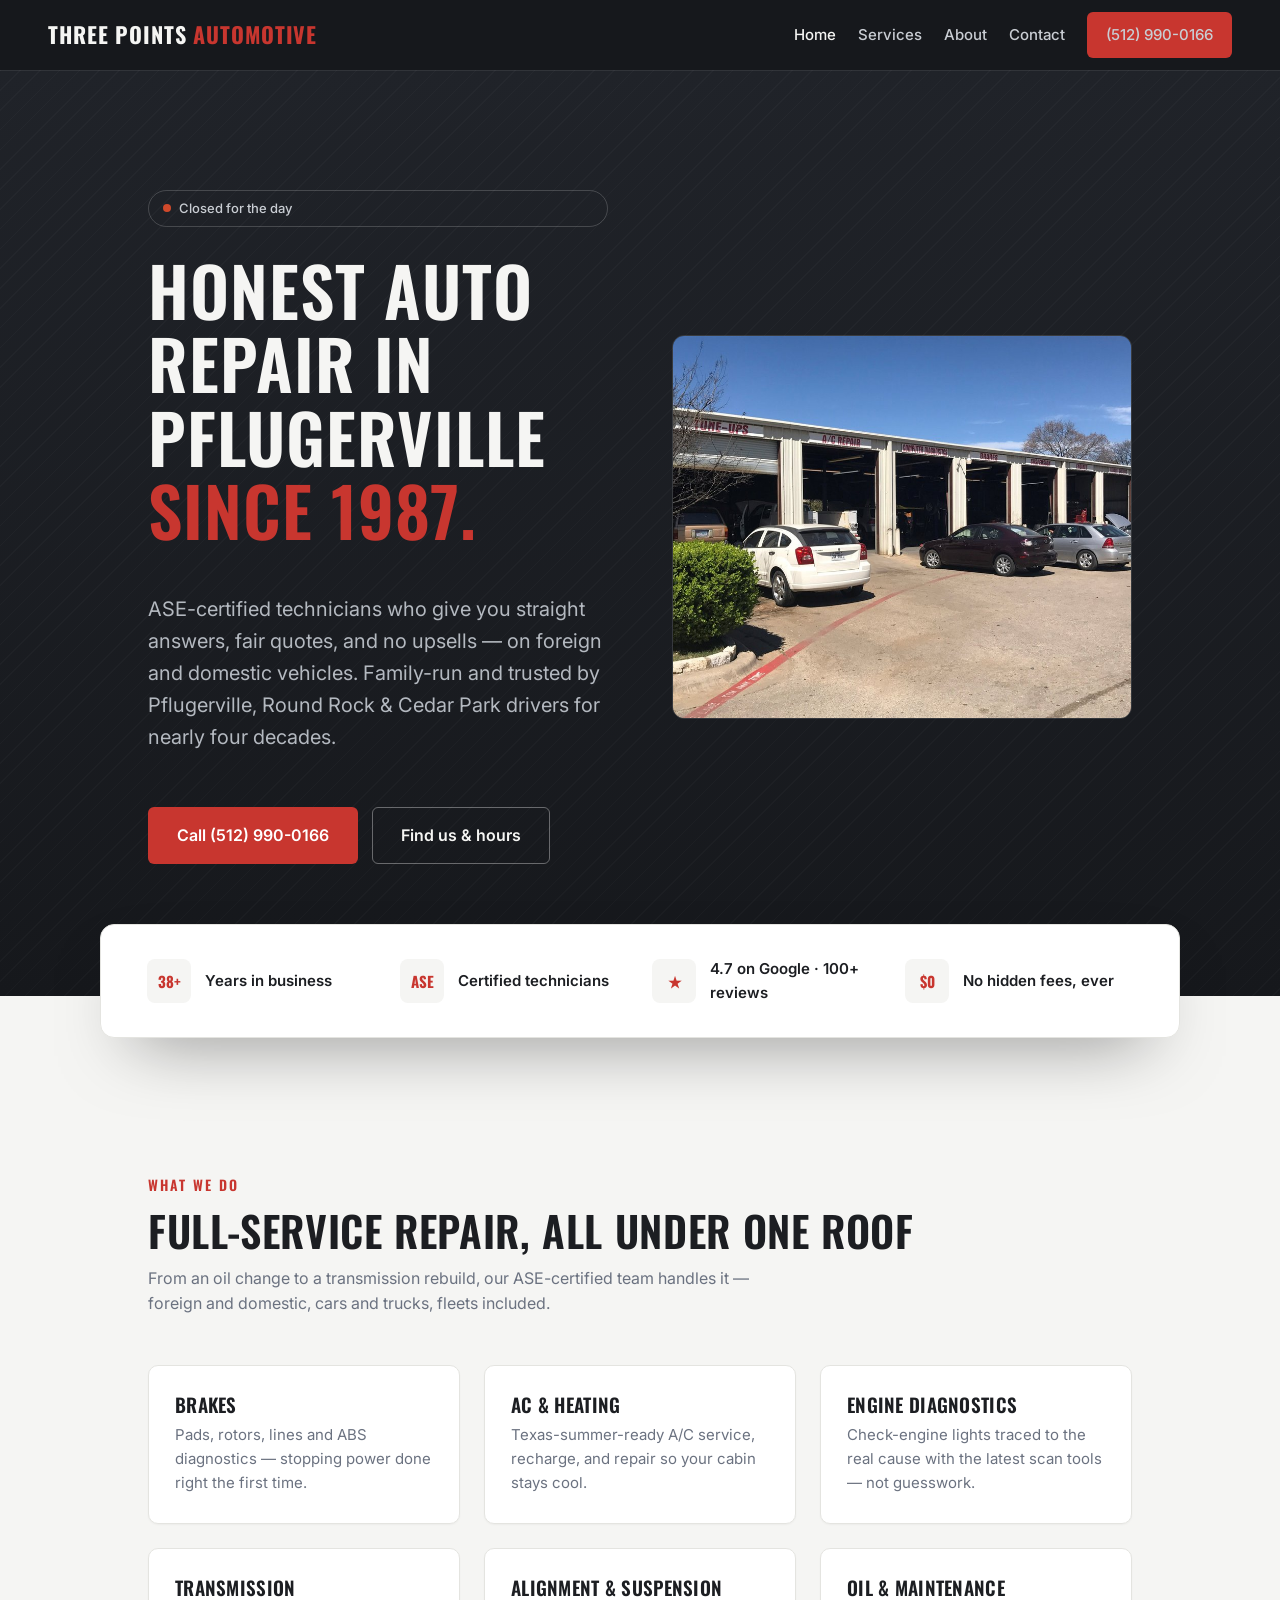
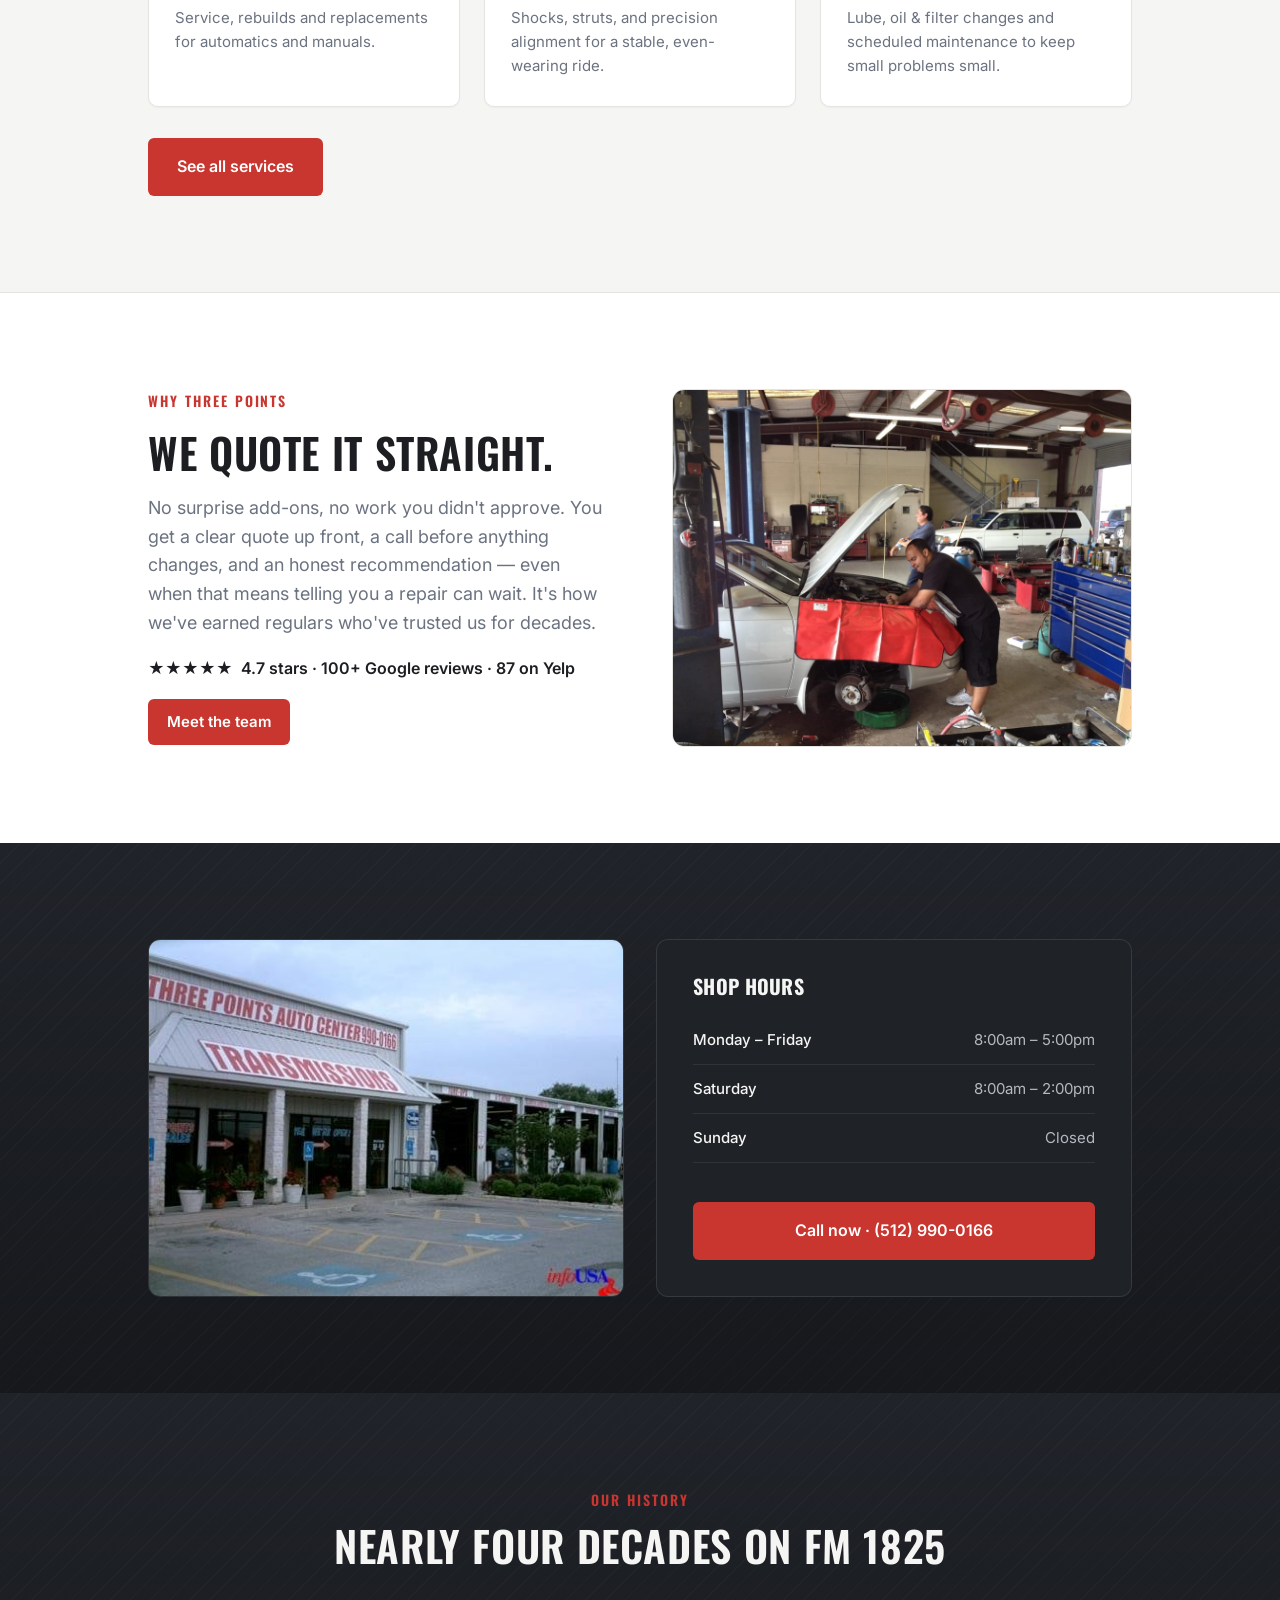
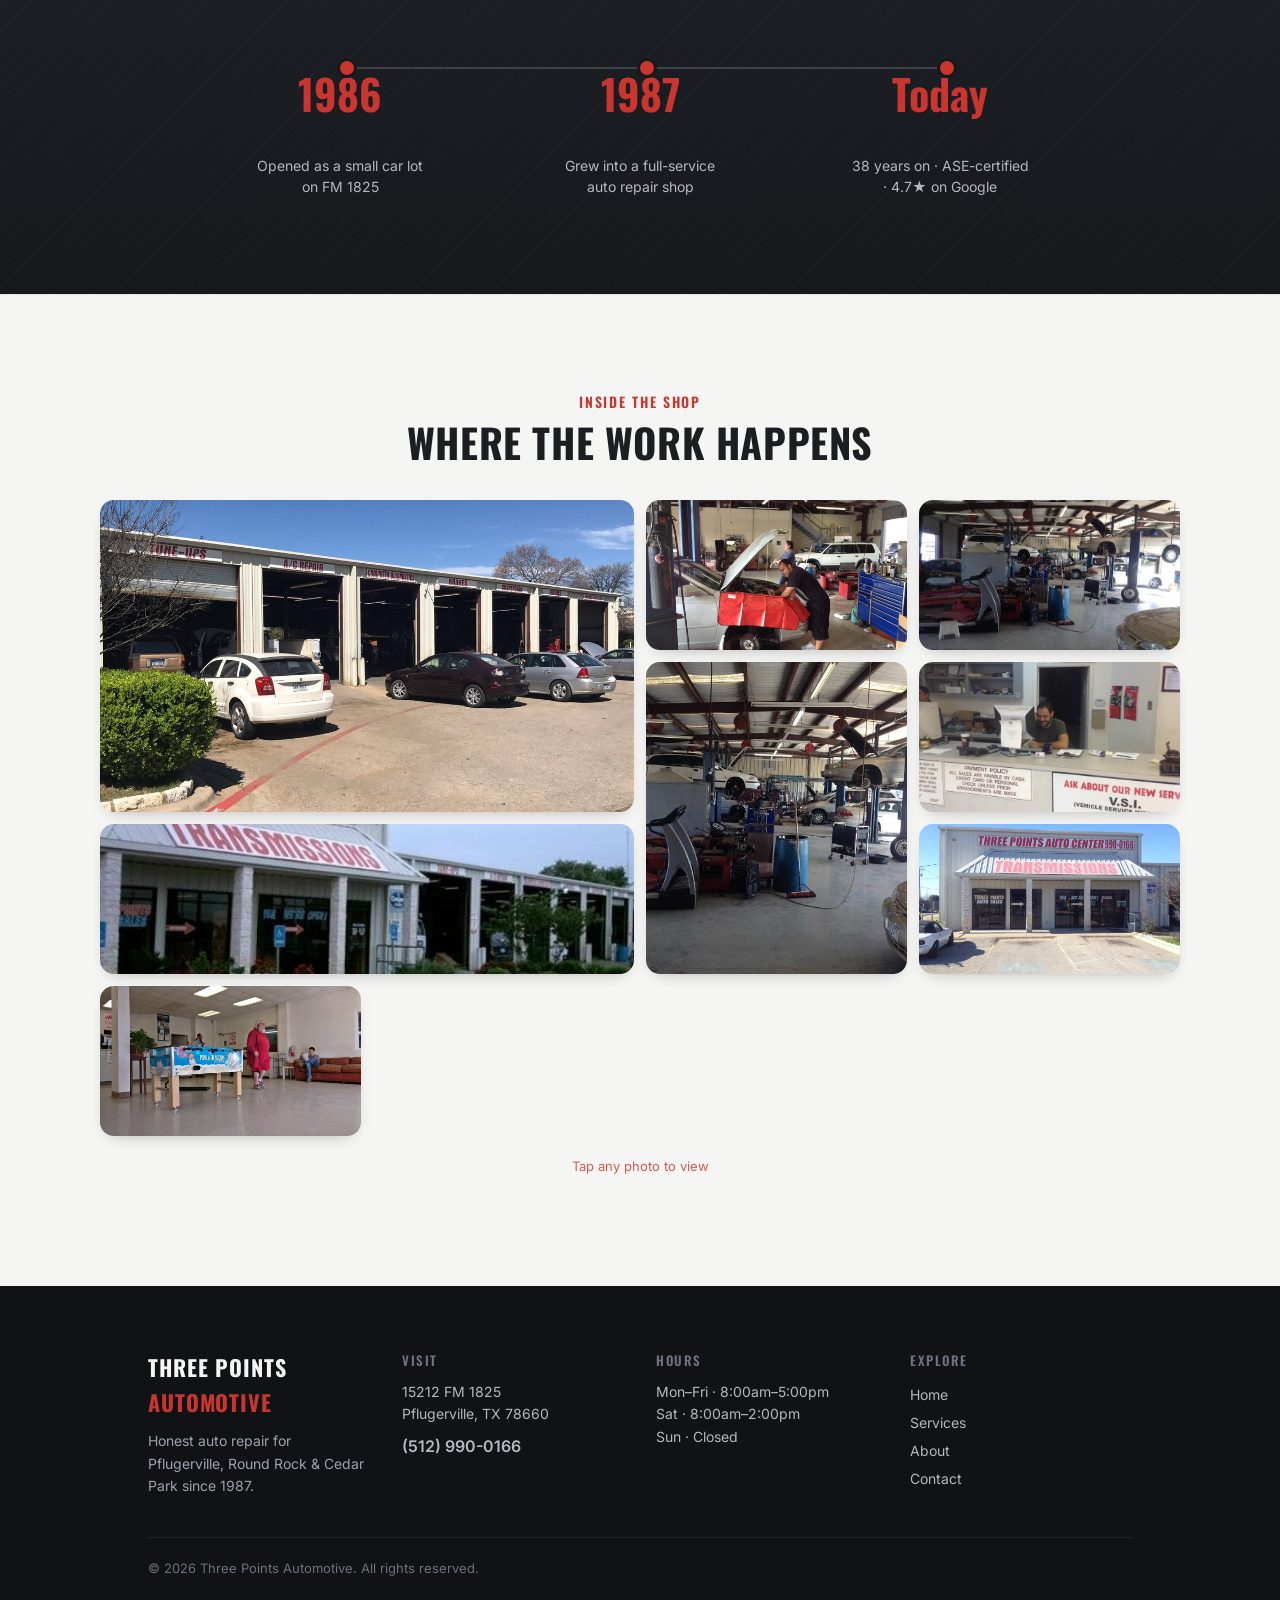
<file: index.html>
<!DOCTYPE html>
<html lang="en">
<head>
<meta charset="utf-8">
<meta name="viewport" content="width=device-width, initial-scale=1">
<title>Three Points Automotive — Honest Auto Repair in Pflugerville Since 1987</title>
<meta name="description" content="ASE-certified auto repair in Pflugerville, TX serving Round Rock & Cedar Park since 1987. Brakes, AC, alignment, transmission, diagnostics — fair quotes, no upsells. Call (512) 990-0166.">
<link rel="preconnect" href="https://fonts.googleapis.com">
<link rel="preconnect" href="https://fonts.gstatic.com" crossorigin>
<link href="https://fonts.googleapis.com/css2?family=Oswald:wght@500;600;700&family=Inter:wght@400;500;600;700&display=swap" rel="stylesheet">
<link rel="stylesheet" href="assets/site.css">
  <link rel="icon" href="data:image/svg+xml,%3Csvg%20xmlns%3D%27http%3A//www.w3.org/2000/svg%27%20viewBox%3D%270%200%20100%20100%27%3E%3Ctext%20y%3D%27.9em%27%20font-size%3D%2790%27%3E%F0%9F%94%A7%3C/text%3E%3C/svg%3E">
</head>
<body>
<header class="nav"><div class="nav-in">
  <a class="brand" href="index.html">Three Points <span>Automotive</span></a>
  <nav class="nav-links">
    <a href="index.html" class="active">Home</a>
    <a href="services.html">Services</a>
    <a href="about.html">About</a>
    <a href="contact.html">Contact</a>
    <a class="btn btn-red" href="tel:5129900166">(512) 990-0166</a>
  </nav>
</div></header>

<!-- HERO -->
<section class="dark hero"><div class="wrap grid g2" style="align-items:center;gap:clamp(32px,5vw,64px)">
  <div style="display:flex;flex-direction:column;gap:26px">
    <span class="badge" data-hours="x;8-17;8-17;8-17;8-17;8-17;8-14"><span class="dot"></span> <span class="js-status">Open today · Mon–Fri 8–5, Sat 8–2</span></span>
    <h1>Honest auto repair in Pflugerville <span class="red">since 1987.</span></h1>
    <p>ASE-certified technicians who give you straight answers, fair quotes, and no upsells — on foreign and domestic vehicles. Family-run and trusted by Pflugerville, Round Rock &amp; Cedar Park drivers for nearly four decades.</p>
    <div class="cta-row">
      <a class="btn btn-red btn-lg" href="tel:5129900166">Call (512) 990-0166</a>
      <a class="btn btn-outline btn-lg" href="contact.html">Find us &amp; hours</a>
    </div>
  </div>
  <img src="assets/img/bays.jpg" alt="Service bays at Three Points Automotive" style="width:100%;height:clamp(260px,30vw,420px);border-radius:12px;object-fit:cover;border:1px solid rgba(255,255,255,.12)">
</div></section>

<!-- TRUST -->
<section class="trust tp-stats"><div class="wrap grid">
  <div class="trust-item"><span class="ticon">38+</span>Years in business</div>
  <div class="trust-item"><span class="ticon">ASE</span>Certified technicians</div>
  <div class="trust-item"><span class="ticon">★</span>4.7 on Google · 100+ reviews</div>
  <div class="trust-item"><span class="ticon">$0</span>No hidden fees, ever</div>
</div></section>

<!-- SERVICES PREVIEW -->
<section class="section"><div class="wrap">
  <div class="section-head"><span class="eyebrow">What we do</span>
    <h2 class="lead-h2">Full-service repair, all under one roof</h2>
    <p style="max-width:640px;color:var(--muted);margin:0">From an oil change to a transmission rebuild, our ASE-certified team handles it — foreign and domestic, cars and trucks, fleets included.</p>
  </div>
  <div class="grid g3">
    <div class="card"><h3>Brakes</h3><p>Pads, rotors, lines and ABS diagnostics — stopping power done right the first time.</p></div>
    <div class="card"><h3>AC &amp; Heating</h3><p>Texas-summer-ready A/C service, recharge, and repair so your cabin stays cool.</p></div>
    <div class="card"><h3>Engine Diagnostics</h3><p>Check-engine lights traced to the real cause with the latest scan tools — not guesswork.</p></div>
    <div class="card"><h3>Transmission</h3><p>Service, rebuilds and replacements for automatics and manuals.</p></div>
    <div class="card"><h3>Alignment &amp; Suspension</h3><p>Shocks, struts, and precision alignment for a stable, even-wearing ride.</p></div>
    <div class="card"><h3>Oil &amp; Maintenance</h3><p>Lube, oil &amp; filter changes and scheduled maintenance to keep small problems small.</p></div>
  </div>
  <div style="margin-top:32px"><a class="btn btn-red btn-lg" href="services.html">See all services</a></div>
</div></section>

<!-- WHY US -->
<section class="section" style="background:var(--white);border-top:1px solid var(--border)"><div class="wrap grid g2" style="align-items:center;gap:clamp(32px,5vw,64px)">
  <div style="display:flex;flex-direction:column;gap:18px">
    <span class="eyebrow">Why Three Points</span>
    <h2 class="lead-h2">We quote it straight.</h2>
    <p style="color:var(--muted);font-size:clamp(16px,2vw,18px);margin:0">No surprise add-ons, no work you didn't approve. You get a clear quote up front, a call before anything changes, and an honest recommendation — even when that means telling you a repair can wait. It's how we've earned regulars who've trusted us for decades.</p>
    <p style="font-weight:600;margin:0">★★★★★ &nbsp;4.7 stars · 100+ Google reviews · 87 on Yelp</p>
    <div><a class="btn btn-red" href="about.html">Meet the team</a></div>
  </div>
  <img src="assets/img/tech-working.jpg" alt="Technician working under the hood at Three Points" style="width:100%;height:clamp(260px,28vw,380px);border-radius:12px;object-fit:cover;border:1px solid #E4E4E0">
</div></section>

<!-- LOCATION STRIP -->
<section class="section dark"><div class="wrap grid g2" style="gap:clamp(20px,3vw,32px);align-items:stretch">
  <a href="https://maps.google.com/?q=15212+FM+1825,+Pflugerville,+TX+78660" target="_blank" rel="noopener" style="display:block;border-radius:12px;overflow:hidden;border:1px solid rgba(255,255,255,.1)"><img src="assets/img/storefront.jpg" alt="Three Points Auto Center storefront on FM 1825 — open in Google Maps" style="width:100%;height:100%;min-height:300px;object-fit:cover;display:block"></a>
  <div style="background:var(--charcoal2);border:1px solid rgba(255,255,255,.1);border-radius:12px;padding:clamp(24px,3vw,36px);display:flex;flex-direction:column;gap:18px">
    <h3 style="color:var(--bg);font-size:20px">Shop hours</h3>
    <table class="hours"><tr><td>Monday – Friday</td><td>8:00am – 5:00pm</td></tr><tr><td>Saturday</td><td>8:00am – 2:00pm</td></tr><tr><td>Sunday</td><td>Closed</td></tr></table>
    <a class="btn btn-red btn-lg" href="tel:5129900166" style="margin-top:auto">Call now · (512) 990-0166</a>
  </div>
</div></section>

<section class="section dark tl-band"><div class="wrap">
  <div class="section-head" style="text-align:center;align-items:center;margin-bottom:48px"><span class="eyebrow">Our history</span><h2 class="lead-h2" style="color:var(--bg)">Nearly four decades on FM 1825</h2></div>
  <div class="timeline">
    <div class="tl-item"><div class="tl-year">1986</div><div class="tl-dot"></div><div class="tl-label">Opened as a small car lot on FM 1825</div></div>
    <div class="tl-item"><div class="tl-year">1987</div><div class="tl-dot"></div><div class="tl-label">Grew into a full-service auto repair shop</div></div>
    <div class="tl-item"><div class="tl-year">Today</div><div class="tl-dot"></div><div class="tl-label">38 years on · ASE-certified · 4.7&#9733; on Google</div></div>
  </div>
</div></section>
<section class="section" style="border-top:1px solid rgba(128,128,128,.15)"><div class="wrap" style="padding:0"><div style="text-align:center;margin-bottom:36px"><div style="font-family:'Oswald','Fraunces',serif;text-transform:uppercase;letter-spacing:.12em;font-size:14px;font-weight:600;color:var(--x-accent);margin-bottom:8px">Inside the shop</div><h2 style="font-size:clamp(28px,4.5vw,40px);margin:0">Where the work happens</h2></div><div class="gallery"><img src="assets/img/bays.jpg" alt="Service bays"><img src="assets/img/tech-working.jpg" alt="Technician at work"><img src="assets/img/shop-interior.jpg" alt="Inside the shop"><img src="assets/img/shop2.jpg" alt="Lifts and equipment"><img src="assets/img/counter.jpg" alt="The front counter"><img src="assets/img/storefront.jpg" alt="Three Points storefront"><img src="assets/img/storefront2.jpg" alt="The building on FM 1825"><img src="assets/img/waiting.jpg" alt="Waiting area"></div><p style="text-align:center;margin-top:20px;font-size:13px;color:var(--x-accent);opacity:.8">Tap any photo to view</p></div></section>
<footer class="footer"><div class="wrap">
  <div class="cols">
    <div><div class="brand" style="margin-bottom:10px">Three Points <span>Automotive</span></div><p style="font-size:14px;color:var(--muted2);margin:0">Honest auto repair for Pflugerville, Round Rock &amp; Cedar Park since 1987.</p></div>
    <div><h4>Visit</h4><p style="font-size:14px;margin:0">15212 FM 1825<br>Pflugerville, TX 78660</p><p style="margin:8px 0 0"><a href="tel:5129900166" style="font-weight:600">(512) 990-0166</a></p></div>
    <div><h4>Hours</h4><p style="font-size:14px;margin:0">Mon–Fri · 8:00am–5:00pm<br>Sat · 8:00am–2:00pm<br>Sun · Closed</p></div>
    <div><h4>Explore</h4><p style="font-size:14px;line-height:2;margin:0"><a href="index.html">Home</a><br><a href="services.html">Services</a><br><a href="about.html">About</a><br><a href="contact.html">Contact</a></p></div>
  </div>
  <div class="bar">© 2026 Three Points Automotive. All rights reserved.</div>
</div></footer>
<script src="assets/site.js" defer></script>
</body>
</html>
</file>
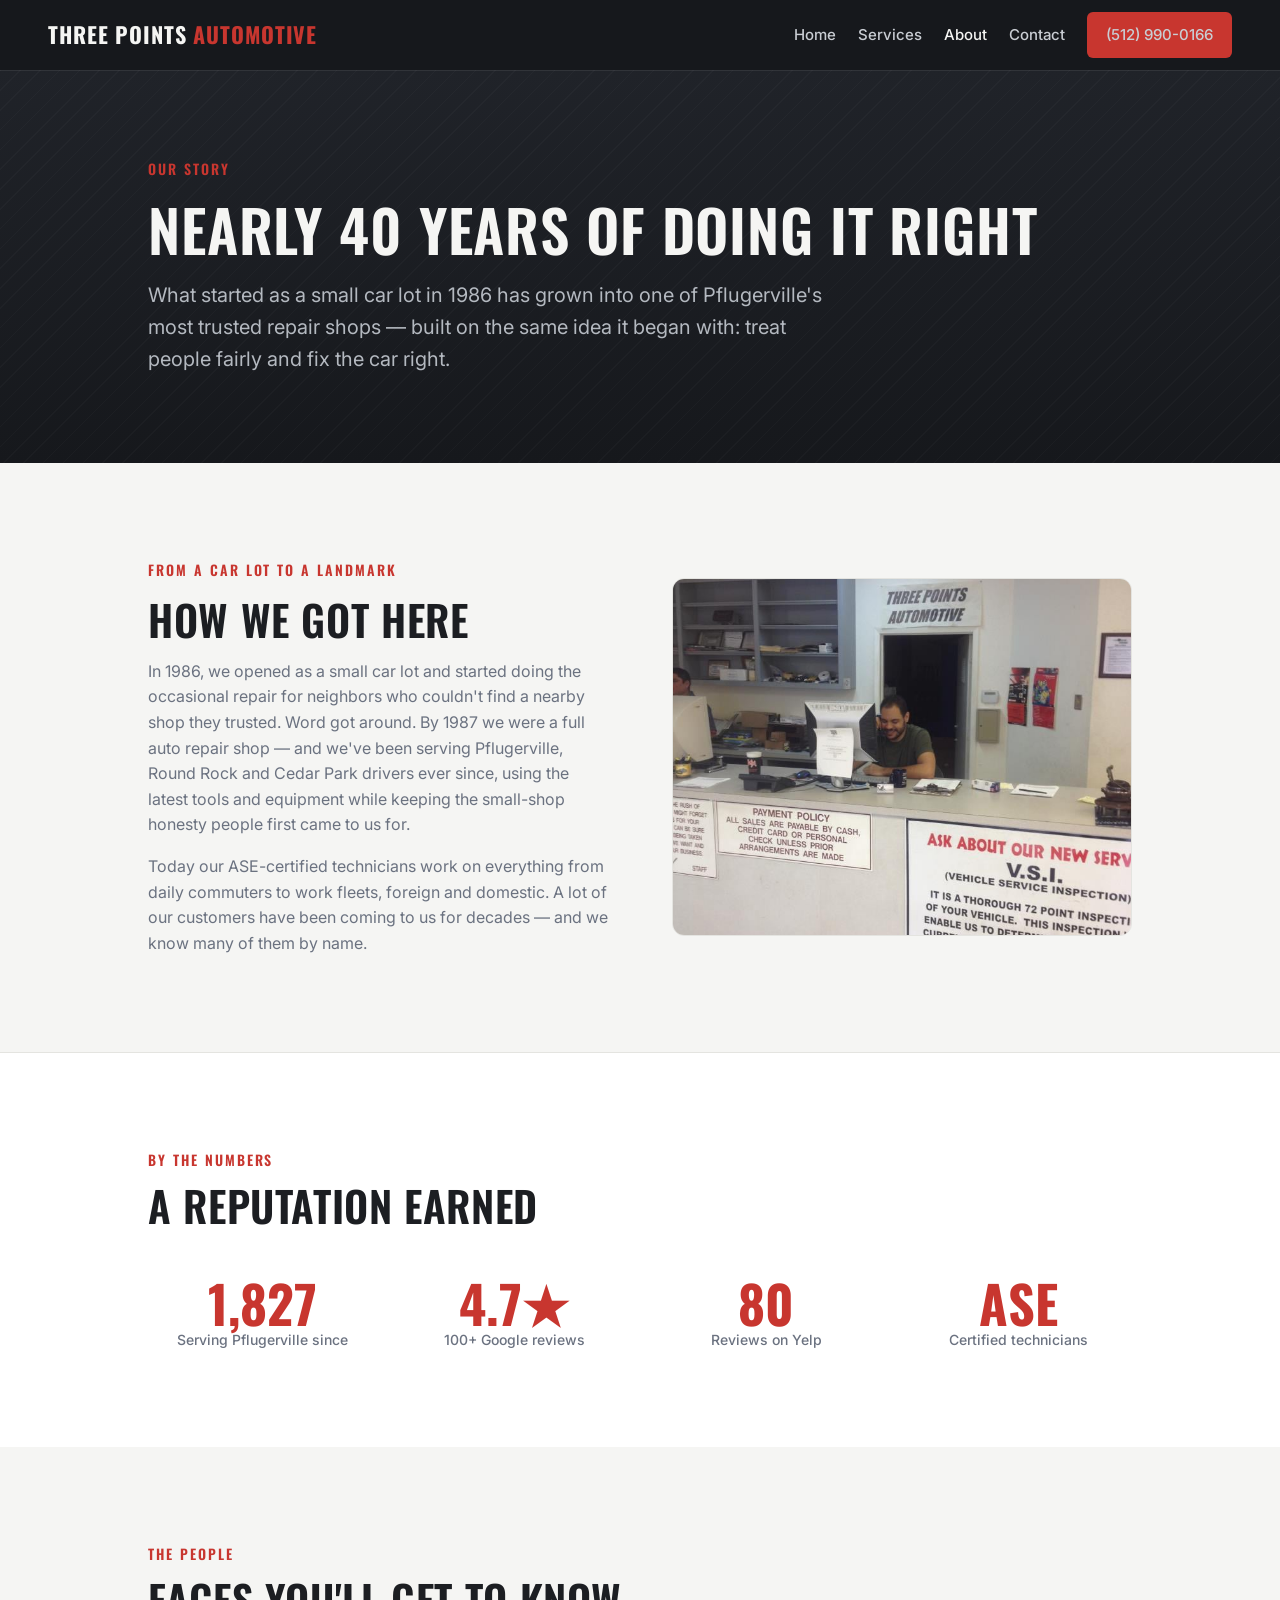
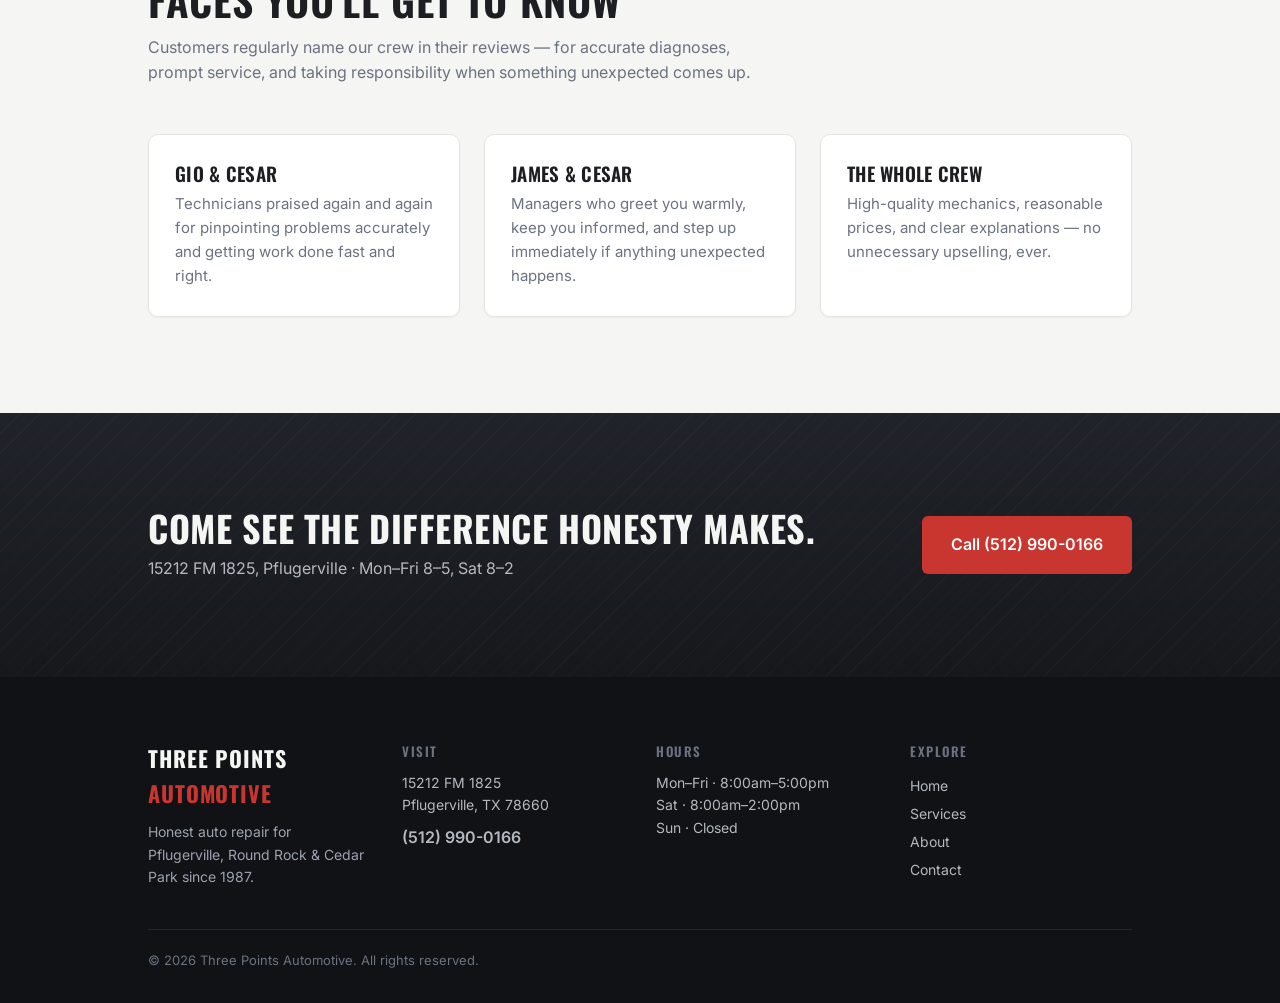
<file: about.html>
<!DOCTYPE html>
<html lang="en">
<head>
<meta charset="utf-8">
<meta name="viewport" content="width=device-width, initial-scale=1">
<title>About — Three Points Automotive | Family-Run Pflugerville Shop Since 1987</title>
<meta name="description" content="Three Points Automotive started as a small car lot in 1986 and has been Pflugerville's trusted, family-run auto repair shop since 1987. ASE-certified techs, honest pricing, 4.7★ on Google.">
<link rel="preconnect" href="https://fonts.googleapis.com">
<link rel="preconnect" href="https://fonts.gstatic.com" crossorigin>
<link href="https://fonts.googleapis.com/css2?family=Oswald:wght@500;600;700&family=Inter:wght@400;500;600;700&display=swap" rel="stylesheet">
<link rel="stylesheet" href="assets/site.css">
  <link rel="icon" href="data:image/svg+xml,%3Csvg%20xmlns%3D%27http%3A//www.w3.org/2000/svg%27%20viewBox%3D%270%200%20100%20100%27%3E%3Ctext%20y%3D%27.9em%27%20font-size%3D%2790%27%3E%F0%9F%94%A7%3C/text%3E%3C/svg%3E">
</head>
<body>
<header class="nav"><div class="nav-in">
  <a class="brand" href="index.html">Three Points <span>Automotive</span></a>
  <nav class="nav-links">
    <a href="index.html">Home</a>
    <a href="services.html">Services</a>
    <a href="about.html" class="active">About</a>
    <a href="contact.html">Contact</a>
    <a class="btn btn-red" href="tel:5129900166">(512) 990-0166</a>
  </nav>
</div></header>

<section class="dark" style="padding:clamp(56px,8vw,88px) 0"><div class="wrap" style="display:flex;flex-direction:column;gap:18px">
  <span class="eyebrow">Our story</span>
  <h1 style="color:var(--bg);font-weight:600;font-size:clamp(34px,6vw,58px)">Nearly 40 years of doing it right</h1>
  <p style="color:#B4B9C0;max-width:700px;font-size:clamp(17px,2.2vw,20px);margin:0">What started as a small car lot in 1986 has grown into one of Pflugerville's most trusted repair shops — built on the same idea it began with: treat people fairly and fix the car right.</p>
</div></section>

<section class="section"><div class="wrap grid g2" style="align-items:center;gap:clamp(32px,5vw,64px)">
  <div style="display:flex;flex-direction:column;gap:16px">
    <span class="eyebrow">From a car lot to a landmark</span>
    <h2 class="lead-h2">How we got here</h2>
    <p style="color:var(--muted);margin:0">In 1986, we opened as a small car lot and started doing the occasional repair for neighbors who couldn't find a nearby shop they trusted. Word got around. By 1987 we were a full auto repair shop — and we've been serving Pflugerville, Round Rock and Cedar Park drivers ever since, using the latest tools and equipment while keeping the small-shop honesty people first came to us for.</p>
    <p style="color:var(--muted);margin:0">Today our ASE-certified technicians work on everything from daily commuters to work fleets, foreign and domestic. A lot of our customers have been coming to us for decades — and we know many of them by name.</p>
  </div>
  <img src="assets/img/counter.jpg" alt="The front counter at Three Points Automotive" style="width:100%;height:clamp(260px,28vw,380px);border-radius:12px;object-fit:cover;border:1px solid #E4E4E0">
</div></section>

<section class="section" style="background:var(--white);border-top:1px solid var(--border)"><div class="wrap">
  <div class="section-head"><span class="eyebrow">By the numbers</span><h2 class="lead-h2">A reputation earned</h2></div>
  <div class="grid" style="grid-template-columns:repeat(auto-fit,minmax(160px,1fr));text-align:center">
    <div><div class="stat">1987</div><div class="stat-l">Serving Pflugerville since</div></div>
    <div><div class="stat">4.7★</div><div class="stat-l">100+ Google reviews</div></div>
    <div><div class="stat">87</div><div class="stat-l">Reviews on Yelp</div></div>
    <div><div class="stat">ASE</div><div class="stat-l">Certified technicians</div></div>
  </div>
</div></section>

<section class="section"><div class="wrap">
  <div class="section-head"><span class="eyebrow">The people</span><h2 class="lead-h2">Faces you'll get to know</h2>
    <p style="color:var(--muted);max-width:640px;margin:0">Customers regularly name our crew in their reviews — for accurate diagnoses, prompt service, and taking responsibility when something unexpected comes up.</p>
  </div>
  <div class="grid g3">
    <div class="card"><h3>Gio &amp; Cesar</h3><p>Technicians praised again and again for pinpointing problems accurately and getting work done fast and right.</p></div>
    <div class="card"><h3>James &amp; Cesar</h3><p>Managers who greet you warmly, keep you informed, and step up immediately if anything unexpected happens.</p></div>
    <div class="card"><h3>The whole crew</h3><p>High-quality mechanics, reasonable prices, and clear explanations — no unnecessary upselling, ever.</p></div>
  </div>
</div></section>

<section class="section dark"><div class="wrap" style="display:flex;flex-wrap:wrap;gap:20px;align-items:center;justify-content:space-between">
  <div><h2 style="color:var(--bg);font-size:clamp(24px,3.5vw,36px)">Come see the difference honesty makes.</h2><p style="color:#B4B9C0;margin:8px 0 0">15212 FM 1825, Pflugerville · Mon–Fri 8–5, Sat 8–2</p></div>
  <a class="btn btn-red btn-lg" href="tel:5129900166">Call (512) 990-0166</a>
</div></section>

<footer class="footer"><div class="wrap">
  <div class="cols">
    <div><div class="brand" style="margin-bottom:10px">Three Points <span>Automotive</span></div><p style="font-size:14px;color:var(--muted2);margin:0">Honest auto repair for Pflugerville, Round Rock &amp; Cedar Park since 1987.</p></div>
    <div><h4>Visit</h4><p style="font-size:14px;margin:0">15212 FM 1825<br>Pflugerville, TX 78660</p><p style="margin:8px 0 0"><a href="tel:5129900166" style="font-weight:600">(512) 990-0166</a></p></div>
    <div><h4>Hours</h4><p style="font-size:14px;margin:0">Mon–Fri · 8:00am–5:00pm<br>Sat · 8:00am–2:00pm<br>Sun · Closed</p></div>
    <div><h4>Explore</h4><p style="font-size:14px;line-height:2;margin:0"><a href="index.html">Home</a><br><a href="services.html">Services</a><br><a href="about.html">About</a><br><a href="contact.html">Contact</a></p></div>
  </div>
  <div class="bar">© 2026 Three Points Automotive. All rights reserved.</div>
</div></footer>
<script src="assets/site.js" defer></script>
</body>
</html>
</file>
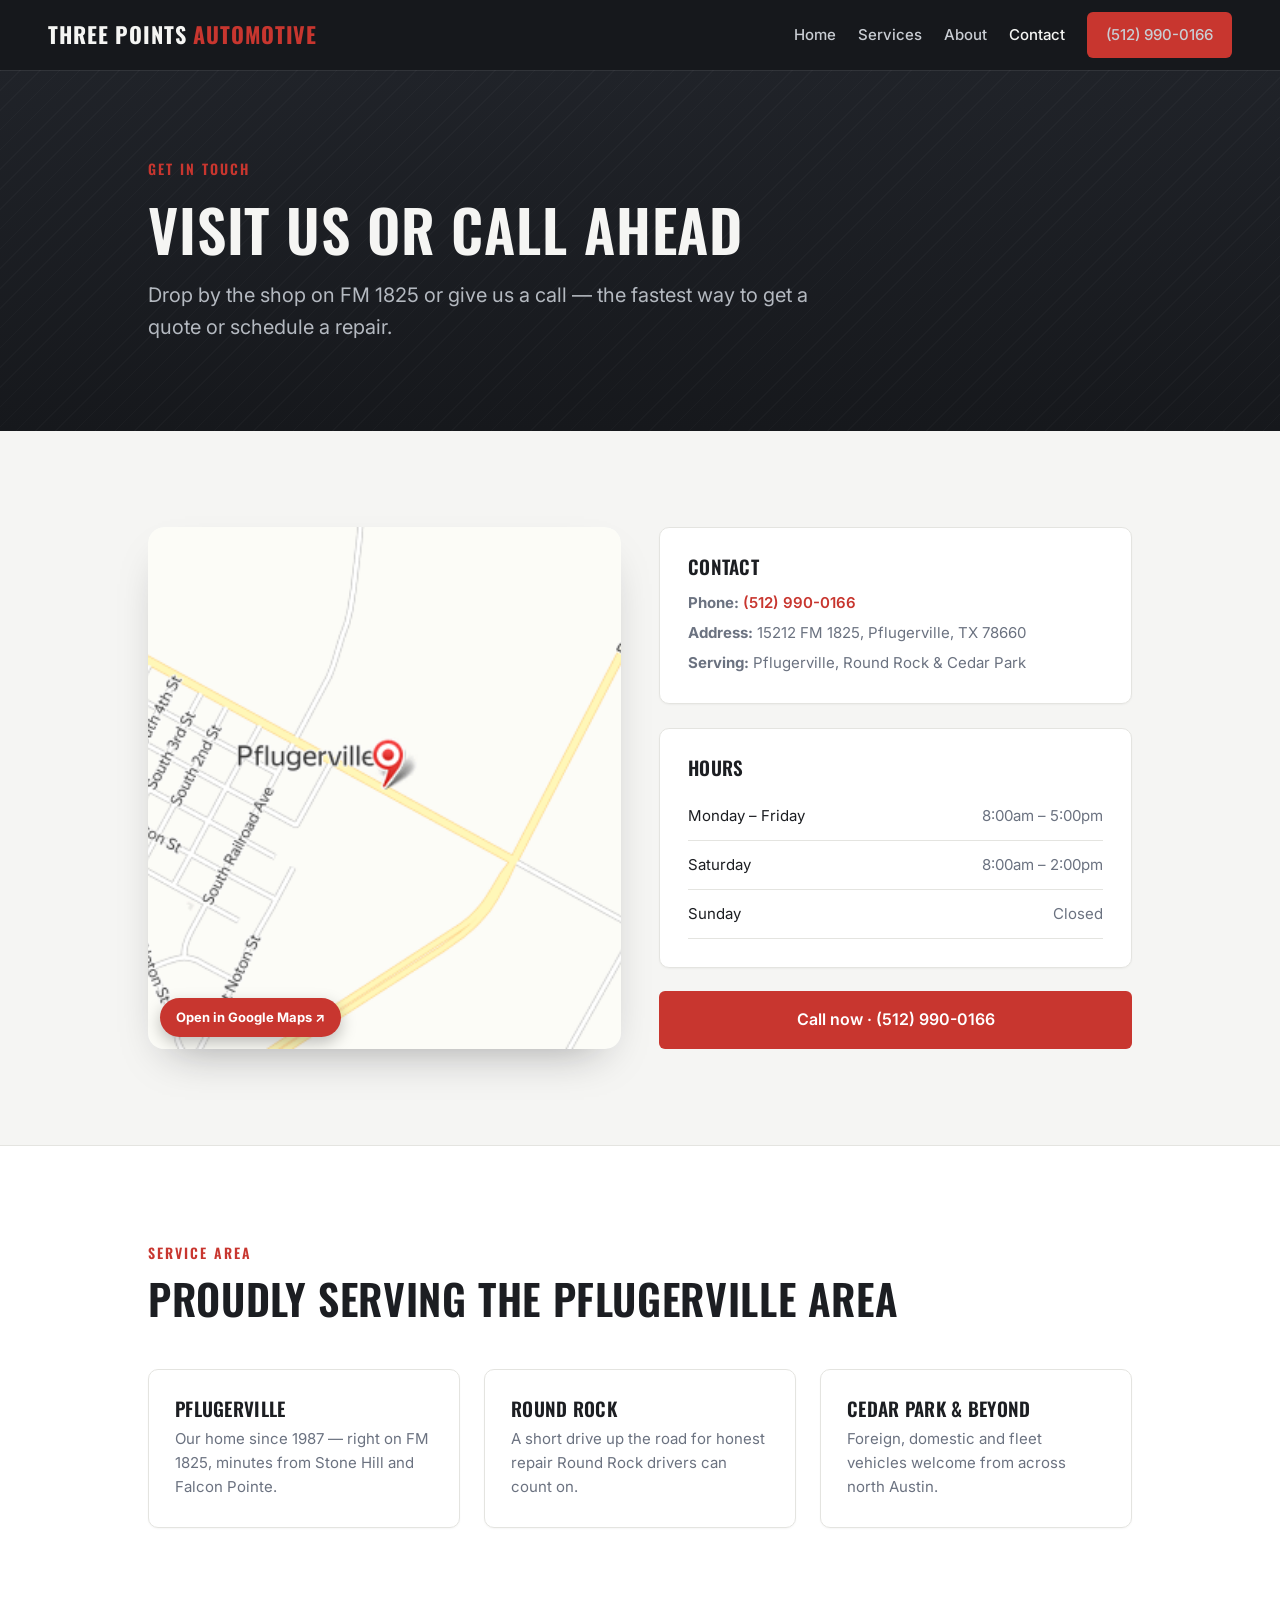
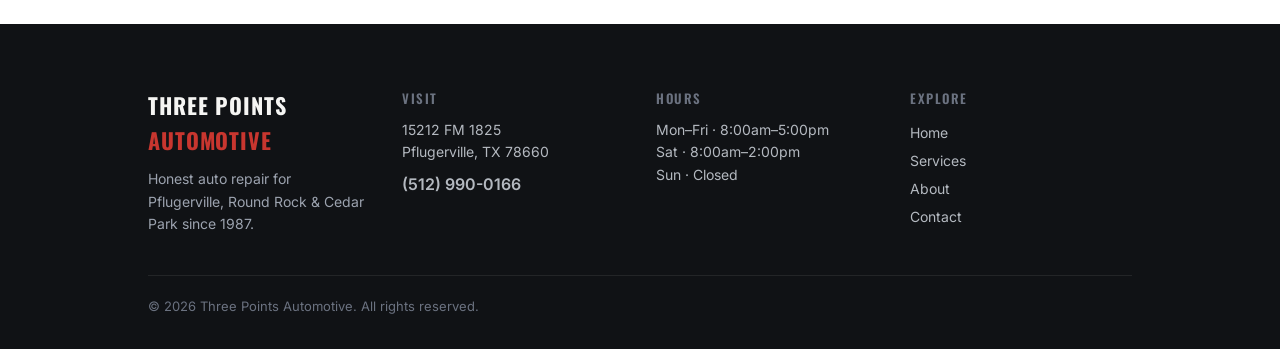
<file: contact.html>
<!DOCTYPE html>
<html lang="en">
<head>
<meta charset="utf-8">
<meta name="viewport" content="width=device-width, initial-scale=1">
<title>Contact &amp; Hours — Three Points Automotive | Pflugerville, TX</title>
<meta name="description" content="Three Points Automotive, 15212 FM 1825, Pflugerville, TX 78660. Open Mon–Fri 8–5, Sat 8–2. Call (512) 990-0166. Serving Pflugerville, Round Rock and Cedar Park.">
<link rel="preconnect" href="https://fonts.googleapis.com">
<link rel="preconnect" href="https://fonts.gstatic.com" crossorigin>
<link href="https://fonts.googleapis.com/css2?family=Oswald:wght@500;600;700&family=Inter:wght@400;500;600;700&display=swap" rel="stylesheet">
<link rel="stylesheet" href="assets/site.css">
  <link rel="icon" href="data:image/svg+xml,%3Csvg%20xmlns%3D%27http%3A//www.w3.org/2000/svg%27%20viewBox%3D%270%200%20100%20100%27%3E%3Ctext%20y%3D%27.9em%27%20font-size%3D%2790%27%3E%F0%9F%94%A7%3C/text%3E%3C/svg%3E">
</head>
<body>
<header class="nav"><div class="nav-in">
  <a class="brand" href="index.html">Three Points <span>Automotive</span></a>
  <nav class="nav-links">
    <a href="index.html">Home</a>
    <a href="services.html">Services</a>
    <a href="about.html">About</a>
    <a href="contact.html" class="active">Contact</a>
    <a class="btn btn-red" href="tel:5129900166">(512) 990-0166</a>
  </nav>
</div></header>

<section class="dark" style="padding:clamp(56px,8vw,88px) 0"><div class="wrap" style="display:flex;flex-direction:column;gap:18px">
  <span class="eyebrow">Get in touch</span>
  <h1 style="color:var(--bg);font-weight:600;font-size:clamp(34px,6vw,58px)">Visit us or call ahead</h1>
  <p style="color:#B4B9C0;max-width:660px;font-size:clamp(17px,2.2vw,20px);margin:0">Drop by the shop on FM 1825 or give us a call — the fastest way to get a quote or schedule a repair.</p>
</div></section>

<section class="section"><div class="wrap grid g2" style="gap:clamp(24px,3vw,40px);align-items:stretch">
  <a class="mapwrap mapstatic" href="https://maps.google.com/?q=15212%20FM%201825%2C%20Pflugerville%2C%20TX%2078660" target="_blank" rel="noopener"><img src="assets/img/map.png" alt="Map to 15212 FM 1825, Pflugerville, TX 78660" width="600" height="340"><span class="map-open">Open in Google Maps ↗</span></a>
  <div style="display:flex;flex-direction:column;gap:24px">
    <div class="card" style="padding:28px">
      <h3 style="margin-bottom:14px">Contact</h3>
      <p style="margin:0 0 6px"><strong>Phone:</strong> <a href="tel:5129900166" style="font-weight:600">(512) 990-0166</a></p>
      <p style="margin:0 0 6px"><strong>Address:</strong> 15212 FM 1825, Pflugerville, TX 78660</p>
      <p style="margin:0"><strong>Serving:</strong> Pflugerville, Round Rock &amp; Cedar Park</p>
    </div>
    <div class="card" style="padding:28px">
      <h3 style="margin-bottom:14px">Hours</h3>
      <table class="hours"><tr><td>Monday – Friday</td><td>8:00am – 5:00pm</td></tr><tr><td>Saturday</td><td>8:00am – 2:00pm</td></tr><tr><td>Sunday</td><td>Closed</td></tr></table>
    </div>
    <a class="btn btn-red btn-lg" href="tel:5129900166">Call now · (512) 990-0166</a>
  </div>
</div></section>

<section class="section" style="background:var(--white);border-top:1px solid var(--border)"><div class="wrap">
  <div class="section-head"><span class="eyebrow">Service area</span><h2 class="lead-h2">Proudly serving the Pflugerville area</h2></div>
  <div class="grid g3">
    <div class="card"><h3>Pflugerville</h3><p>Our home since 1987 — right on FM 1825, minutes from Stone Hill and Falcon Pointe.</p></div>
    <div class="card"><h3>Round Rock</h3><p>A short drive up the road for honest repair Round Rock drivers can count on.</p></div>
    <div class="card"><h3>Cedar Park &amp; beyond</h3><p>Foreign, domestic and fleet vehicles welcome from across north Austin.</p></div>
  </div>
</div></section>

<footer class="footer"><div class="wrap">
  <div class="cols">
    <div><div class="brand" style="margin-bottom:10px">Three Points <span>Automotive</span></div><p style="font-size:14px;color:var(--muted2);margin:0">Honest auto repair for Pflugerville, Round Rock &amp; Cedar Park since 1987.</p></div>
    <div><h4>Visit</h4><p style="font-size:14px;margin:0">15212 FM 1825<br>Pflugerville, TX 78660</p><p style="margin:8px 0 0"><a href="tel:5129900166" style="font-weight:600">(512) 990-0166</a></p></div>
    <div><h4>Hours</h4><p style="font-size:14px;margin:0">Mon–Fri · 8:00am–5:00pm<br>Sat · 8:00am–2:00pm<br>Sun · Closed</p></div>
    <div><h4>Explore</h4><p style="font-size:14px;line-height:2;margin:0"><a href="index.html">Home</a><br><a href="services.html">Services</a><br><a href="about.html">About</a><br><a href="contact.html">Contact</a></p></div>
  </div>
  <div class="bar">© 2026 Three Points Automotive. All rights reserved.</div>
</div></footer>
<script src="assets/site.js" defer></script>
</body>
</html>
</file>
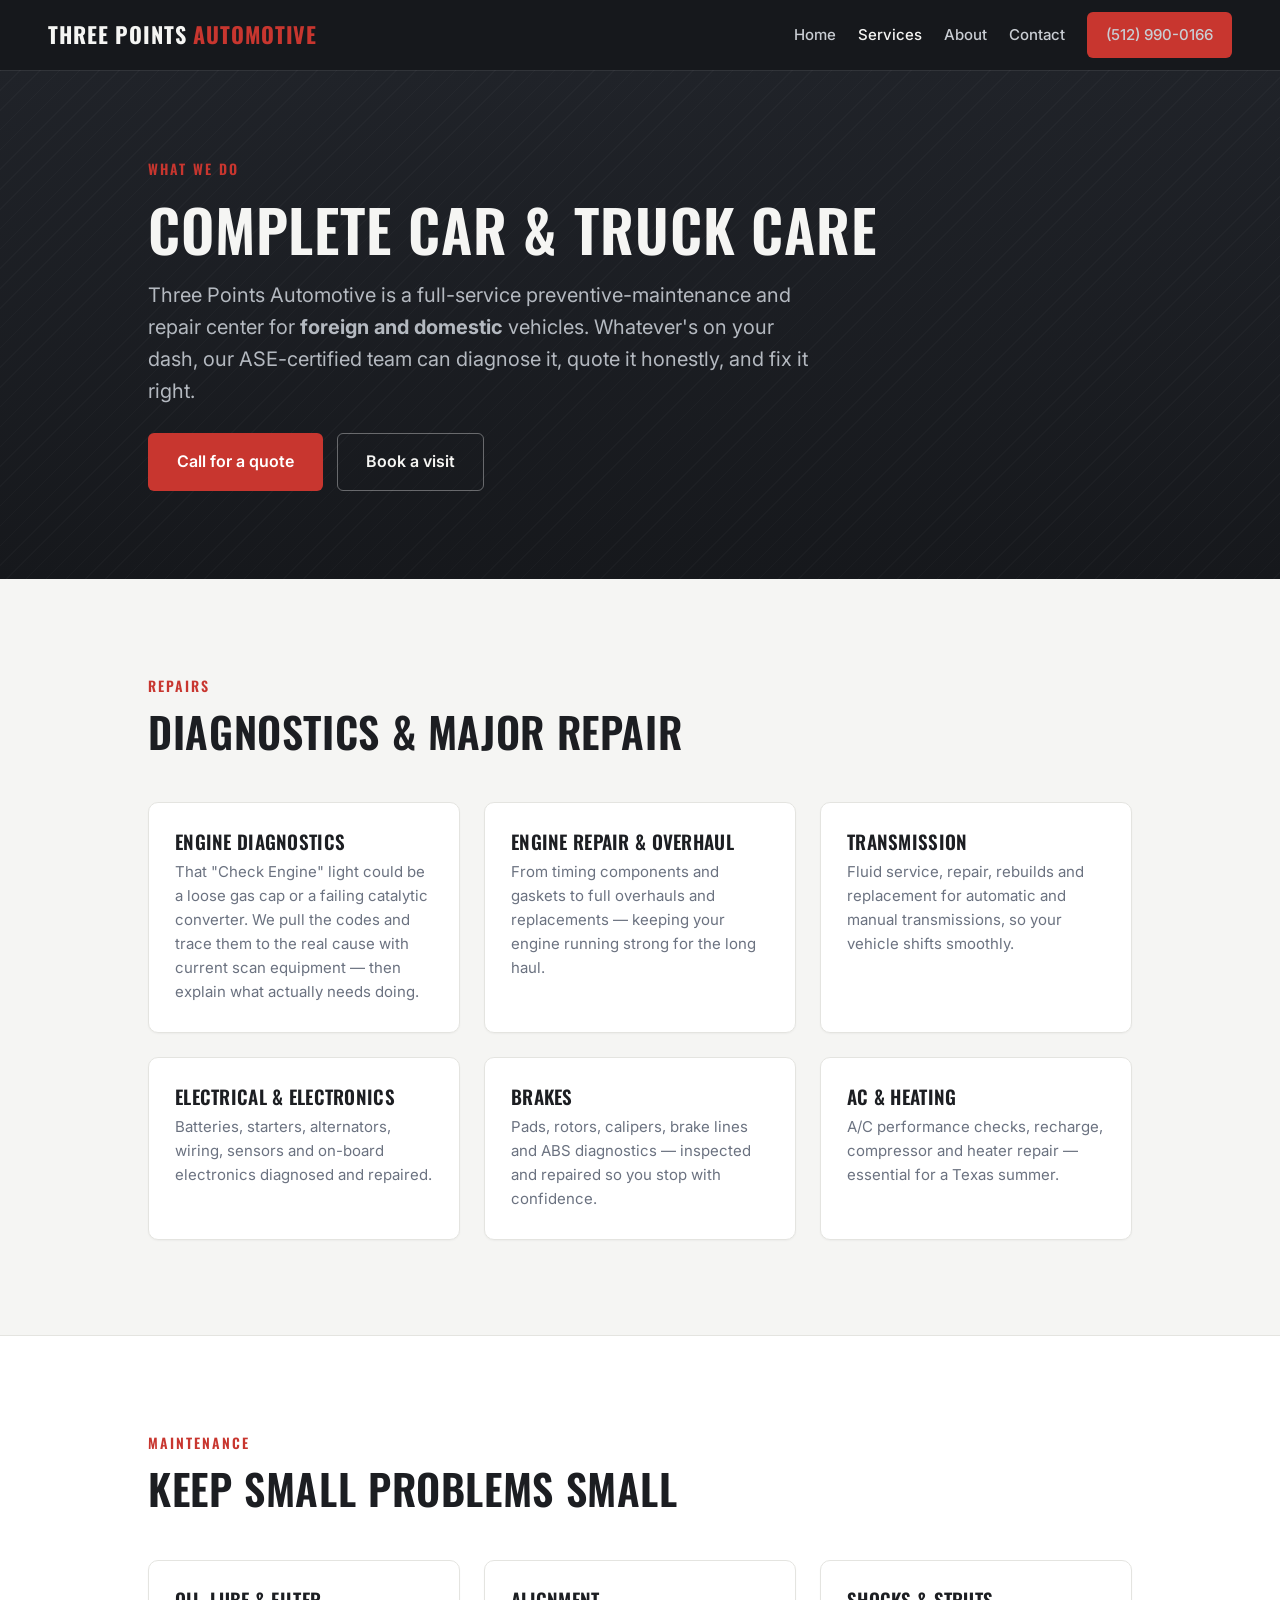
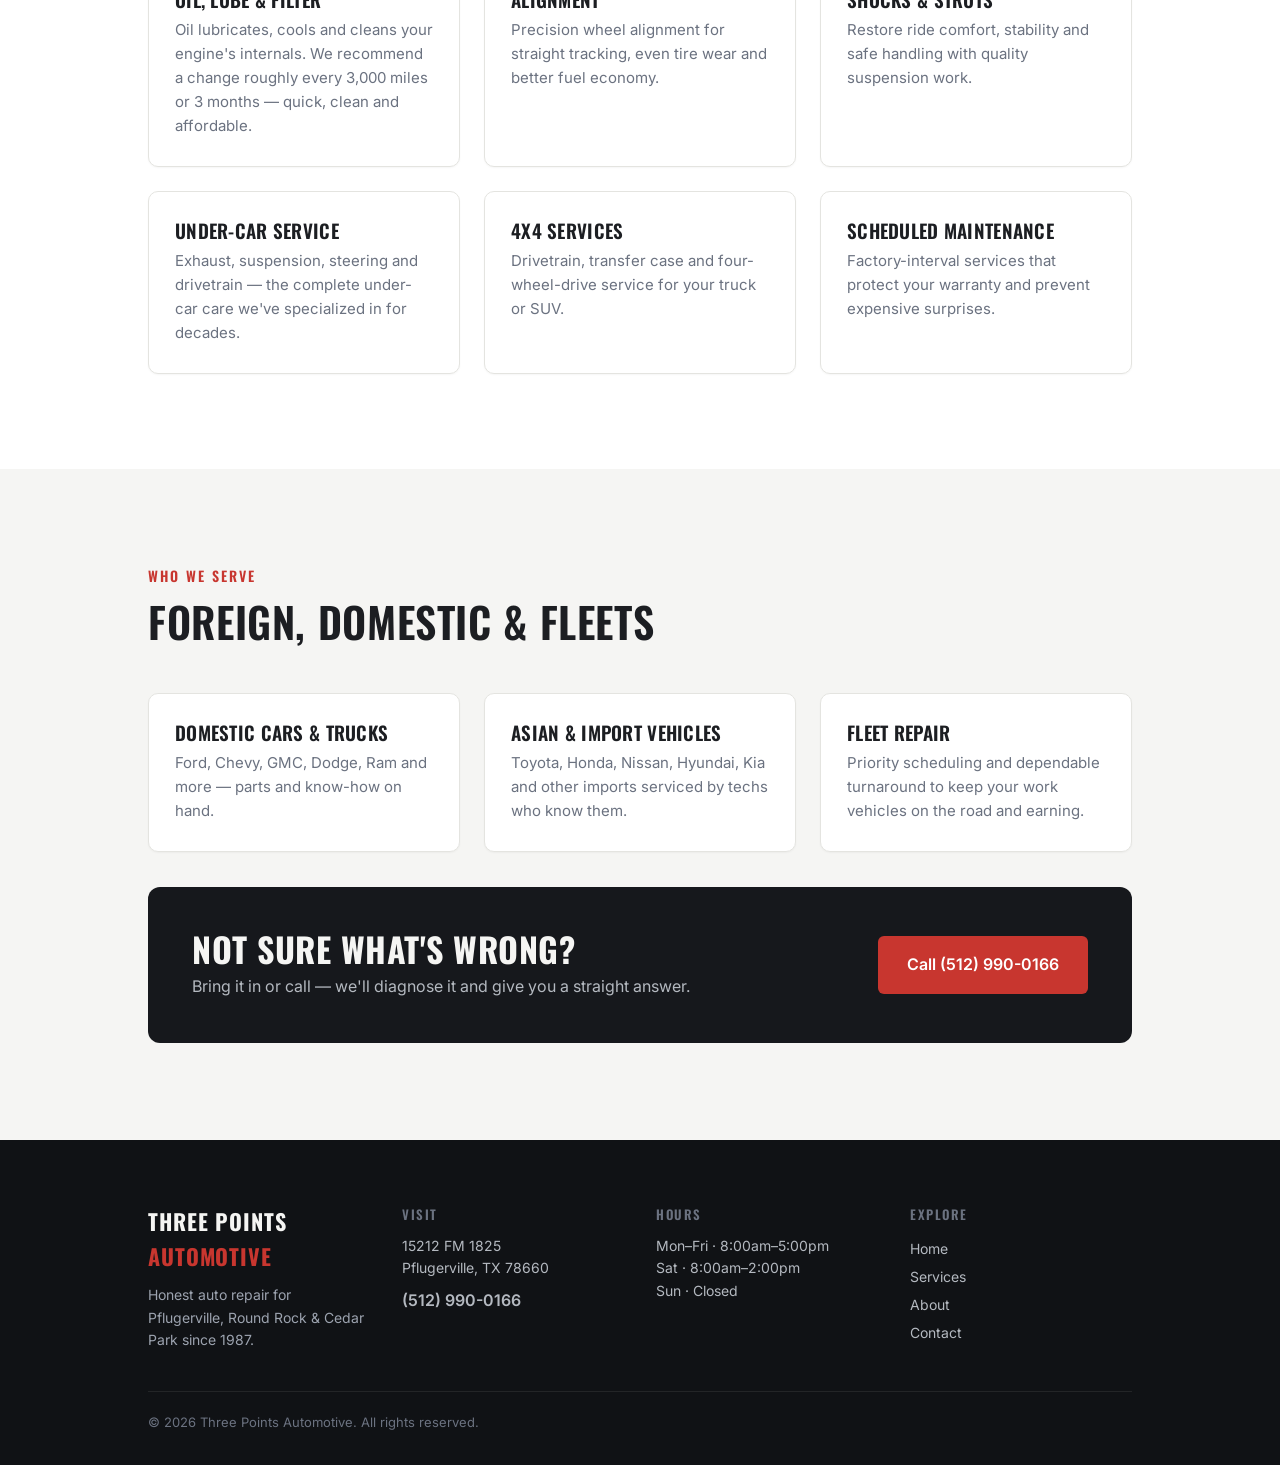
<file: services.html>
<!DOCTYPE html>
<html lang="en">
<head>
<meta charset="utf-8">
<meta name="viewport" content="width=device-width, initial-scale=1">
<title>Services — Three Points Automotive | Pflugerville Auto Repair</title>
<meta name="description" content="Complete auto repair in Pflugerville, TX: brakes, AC, alignment, transmission, engine diagnostics, electrical, oil changes, 4x4 and fleet service. Foreign & domestic. Call (512) 990-0166.">
<link rel="preconnect" href="https://fonts.googleapis.com">
<link rel="preconnect" href="https://fonts.gstatic.com" crossorigin>
<link href="https://fonts.googleapis.com/css2?family=Oswald:wght@500;600;700&family=Inter:wght@400;500;600;700&display=swap" rel="stylesheet">
<link rel="stylesheet" href="assets/site.css">
  <link rel="icon" href="data:image/svg+xml,%3Csvg%20xmlns%3D%27http%3A//www.w3.org/2000/svg%27%20viewBox%3D%270%200%20100%20100%27%3E%3Ctext%20y%3D%27.9em%27%20font-size%3D%2790%27%3E%F0%9F%94%A7%3C/text%3E%3C/svg%3E">
</head>
<body>
<header class="nav"><div class="nav-in">
  <a class="brand" href="index.html">Three Points <span>Automotive</span></a>
  <nav class="nav-links">
    <a href="index.html">Home</a>
    <a href="services.html" class="active">Services</a>
    <a href="about.html">About</a>
    <a href="contact.html">Contact</a>
    <a class="btn btn-red" href="tel:5129900166">(512) 990-0166</a>
  </nav>
</div></header>

<section class="dark" style="padding:clamp(56px,8vw,88px) 0"><div class="wrap" style="display:flex;flex-direction:column;gap:18px">
  <span class="eyebrow">What we do</span>
  <h1 style="color:var(--bg);font-weight:600;font-size:clamp(34px,6vw,58px)">Complete car &amp; truck care</h1>
  <p style="color:#B4B9C0;max-width:680px;font-size:clamp(17px,2.2vw,20px);margin:0">Three Points Automotive is a full-service preventive-maintenance and repair center for <strong>foreign and domestic</strong> vehicles. Whatever's on your dash, our ASE-certified team can diagnose it, quote it honestly, and fix it right.</p>
  <div class="cta-row"><a class="btn btn-red btn-lg" href="tel:5129900166">Call for a quote</a><a class="btn btn-outline btn-lg" href="contact.html">Book a visit</a></div>
</div></section>

<section class="section"><div class="wrap">
  <div class="section-head"><span class="eyebrow">Repairs</span><h2 class="lead-h2">Diagnostics &amp; major repair</h2></div>
  <div class="grid g3">
    <div class="card"><h3>Engine Diagnostics</h3><p>That "Check Engine" light could be a loose gas cap or a failing catalytic converter. We pull the codes and trace them to the real cause with current scan equipment — then explain what actually needs doing.</p></div>
    <div class="card"><h3>Engine Repair &amp; Overhaul</h3><p>From timing components and gaskets to full overhauls and replacements — keeping your engine running strong for the long haul.</p></div>
    <div class="card"><h3>Transmission</h3><p>Fluid service, repair, rebuilds and replacement for automatic and manual transmissions, so your vehicle shifts smoothly.</p></div>
    <div class="card"><h3>Electrical &amp; Electronics</h3><p>Batteries, starters, alternators, wiring, sensors and on-board electronics diagnosed and repaired.</p></div>
    <div class="card"><h3>Brakes</h3><p>Pads, rotors, calipers, brake lines and ABS diagnostics — inspected and repaired so you stop with confidence.</p></div>
    <div class="card"><h3>AC &amp; Heating</h3><p>A/C performance checks, recharge, compressor and heater repair — essential for a Texas summer.</p></div>
  </div>
</div></section>

<section class="section" style="background:var(--white);border-top:1px solid var(--border)"><div class="wrap">
  <div class="section-head"><span class="eyebrow">Maintenance</span><h2 class="lead-h2">Keep small problems small</h2></div>
  <div class="grid g3">
    <div class="card"><h3>Oil, Lube &amp; Filter</h3><p>Oil lubricates, cools and cleans your engine's internals. We recommend a change roughly every 3,000 miles or 3 months — quick, clean and affordable.</p></div>
    <div class="card"><h3>Alignment</h3><p>Precision wheel alignment for straight tracking, even tire wear and better fuel economy.</p></div>
    <div class="card"><h3>Shocks &amp; Struts</h3><p>Restore ride comfort, stability and safe handling with quality suspension work.</p></div>
    <div class="card"><h3>Under-Car Service</h3><p>Exhaust, suspension, steering and drivetrain — the complete under-car care we've specialized in for decades.</p></div>
    <div class="card"><h3>4x4 Services</h3><p>Drivetrain, transfer case and four-wheel-drive service for your truck or SUV.</p></div>
    <div class="card"><h3>Scheduled Maintenance</h3><p>Factory-interval services that protect your warranty and prevent expensive surprises.</p></div>
  </div>
</div></section>

<section class="section"><div class="wrap">
  <div class="section-head"><span class="eyebrow">Who we serve</span><h2 class="lead-h2">Foreign, domestic &amp; fleets</h2></div>
  <div class="grid g3">
    <div class="card"><h3>Domestic Cars &amp; Trucks</h3><p>Ford, Chevy, GMC, Dodge, Ram and more — parts and know-how on hand.</p></div>
    <div class="card"><h3>Asian &amp; Import Vehicles</h3><p>Toyota, Honda, Nissan, Hyundai, Kia and other imports serviced by techs who know them.</p></div>
    <div class="card"><h3>Fleet Repair</h3><p>Priority scheduling and dependable turnaround to keep your work vehicles on the road and earning.</p></div>
  </div>
  <div style="margin-top:36px;background:var(--charcoal);border-radius:12px;padding:clamp(28px,4vw,44px);display:flex;flex-wrap:wrap;gap:20px;align-items:center;justify-content:space-between">
    <div><h2 style="color:var(--bg);font-size:clamp(24px,3.5vw,34px)">Not sure what's wrong?</h2><p style="color:#B4B9C0;margin:6px 0 0">Bring it in or call — we'll diagnose it and give you a straight answer.</p></div>
    <a class="btn btn-red btn-lg" href="tel:5129900166">Call (512) 990-0166</a>
  </div>
</div></section>

<footer class="footer"><div class="wrap">
  <div class="cols">
    <div><div class="brand" style="margin-bottom:10px">Three Points <span>Automotive</span></div><p style="font-size:14px;color:var(--muted2);margin:0">Honest auto repair for Pflugerville, Round Rock &amp; Cedar Park since 1987.</p></div>
    <div><h4>Visit</h4><p style="font-size:14px;margin:0">15212 FM 1825<br>Pflugerville, TX 78660</p><p style="margin:8px 0 0"><a href="tel:5129900166" style="font-weight:600">(512) 990-0166</a></p></div>
    <div><h4>Hours</h4><p style="font-size:14px;margin:0">Mon–Fri · 8:00am–5:00pm<br>Sat · 8:00am–2:00pm<br>Sun · Closed</p></div>
    <div><h4>Explore</h4><p style="font-size:14px;line-height:2;margin:0"><a href="index.html">Home</a><br><a href="services.html">Services</a><br><a href="about.html">About</a><br><a href="contact.html">Contact</a></p></div>
  </div>
  <div class="bar">© 2026 Three Points Automotive. All rights reserved.</div>
</div></footer>
<script src="assets/site.js" defer></script>
</body>
</html>
</file>
<file: assets/site.css>
/* Three Points Automotive — design system (from Claude Design output: Oswald+Inter, charcoal+safety-red) */
:root{
  --bg:#F5F5F3; --ink:#1C1E22; --charcoal:#16181C; --charcoal2:#1F2227;
  --red:#C8362F; --red-dark:#A82A24; --muted:#6B7280; --muted2:#9CA3AF;
  --border:#E4E4E0; --white:#FFFFFF; --line:rgba(255,255,255,0.08);
  --wrap:1080px;
}
*{box-sizing:border-box}
html,body{margin:0;padding:0;background:var(--bg)}
body{font-family:'Inter',system-ui,sans-serif;color:var(--ink);-webkit-font-smoothing:antialiased;line-height:1.6}
a{color:var(--red);text-decoration:none}
a:hover{color:var(--red-dark)}
img{max-width:100%;display:block}
h1,h2,h3{font-family:'Oswald',sans-serif;text-transform:uppercase;margin:0;line-height:1.08;letter-spacing:.015em}
.eyebrow{font-family:'Oswald',sans-serif;font-weight:600;font-size:14px;letter-spacing:.14em;text-transform:uppercase;color:var(--red)}
.wrap{max-width:var(--wrap);margin:0 auto;padding:0 clamp(20px,5vw,48px)}
.section{padding:clamp(56px,8vw,96px) 0}

/* header */
.nav{position:sticky;top:0;z-index:100;background:var(--charcoal);box-shadow:0 1px 0 var(--line)}
.nav-in{display:flex;align-items:center;justify-content:space-between;gap:16px;padding:12px clamp(16px,5vw,48px)}
.brand{font-family:'Oswald',sans-serif;font-weight:700;font-size:clamp(18px,2.4vw,22px);letter-spacing:.04em;text-transform:uppercase;color:var(--bg);white-space:nowrap}
.brand span{color:var(--red)}
.nav-links{display:flex;align-items:center;gap:22px}
.nav-links a{color:#C9CDD3;font-weight:500;font-size:15px}
.nav-links a:hover,.nav-links a.active{color:var(--bg)}
.btn{display:inline-flex;align-items:center;justify-content:center;gap:8px;font-weight:600;border-radius:6px;padding:10px 18px;font-size:15px;white-space:nowrap;border:1.5px solid transparent;cursor:pointer}
.btn-red{background:var(--red);color:#fff}
.btn-red:hover{background:var(--red-dark);color:#fff}
.btn-lg{padding:15px 28px;font-size:16px}
.btn-outline{background:transparent;color:var(--bg);border-color:rgba(255,255,255,.35)}
.btn-outline:hover{border-color:var(--bg);background:rgba(255,255,255,.06);color:var(--bg)}
@media(max-width:720px){.nav-in{flex-wrap:wrap}.nav-links{width:100%;justify-content:flex-start;flex-wrap:wrap;gap:10px 16px;padding-top:8px;font-size:14px}}

/* hero + dark sections */
.dark{background-color:var(--charcoal);background-image:repeating-linear-gradient(135deg,rgba(255,255,255,.025) 0,rgba(255,255,255,.025) 1px,transparent 1px,transparent 14px),linear-gradient(180deg,#202329,#16181C);color:var(--bg)}
.hero{padding:clamp(64px,10vw,120px) 0}
.hero h1{font-weight:600;font-size:clamp(38px,7vw,68px);color:var(--bg);text-wrap:balance}
.hero h1 .red{color:var(--red)}
.hero p{font-size:clamp(17px,2.2vw,20px);color:#B4B9C0;max-width:620px}
.badge{display:inline-flex;align-items:center;gap:8px;border:1px solid rgba(255,255,255,.18);border-radius:999px;padding:7px 14px;font-size:13px;font-weight:500;color:#C9CDD3}
.dot{width:8px;height:8px;border-radius:50%;background:#3FA35C}
.cta-row{display:flex;flex-wrap:wrap;gap:14px;margin-top:8px}

/* generic */
.lead-h2{font-weight:600;font-size:clamp(28px,4.5vw,42px);color:var(--ink)}
.dark .lead-h2{color:var(--bg)}
.grid{display:grid;gap:clamp(16px,2.5vw,24px)}
.g2{grid-template-columns:repeat(auto-fit,minmax(min(100%,400px),1fr))}
.g3{grid-template-columns:repeat(auto-fit,minmax(280px,1fr))}
.card{background:var(--white);border:1px solid var(--border);border-radius:10px;padding:28px 26px;box-shadow:0 1px 2px rgba(20,22,26,.04)}
.card:hover{border-color:var(--red);box-shadow:0 4px 14px rgba(20,22,26,.08)}
.card h3{font-weight:600;font-size:19px;color:var(--ink);margin-bottom:8px}
.card p{margin:0;color:var(--muted);font-size:15px}
.ph{display:flex;align-items:center;justify-content:center;color:var(--muted);background:#E9EBE7;background-image:linear-gradient(rgba(107,114,128,.14) 1px,transparent 1px),linear-gradient(90deg,rgba(107,114,128,.14) 1px,transparent 1px);background-size:40px 40px;border:1px solid var(--border);border-radius:12px;min-height:280px;font-size:14px;font-weight:600}
.trust{background:var(--white);border-bottom:1px solid var(--border);padding:clamp(28px,4vw,40px) 0}
.trust .grid{grid-template-columns:repeat(auto-fit,minmax(200px,1fr))}
.trust-item{display:flex;align-items:center;gap:14px;font-weight:600;font-size:15px}
.ticon{flex-shrink:0;width:44px;height:44px;border-radius:8px;background:var(--bg);display:inline-flex;align-items:center;justify-content:center;color:var(--red);font-family:'Oswald';font-weight:700}
.hours{width:100%;border-collapse:collapse}
.hours td{padding:12px 0;border-bottom:1px solid var(--border);font-size:15px}
.hours td:last-child{text-align:right;color:var(--muted)}
.dark .hours td{border-color:var(--line);color:#B4B9C0}
.dark .hours td:first-child{color:var(--bg);font-weight:500}
.stat{font-family:'Oswald';font-weight:700;font-size:clamp(34px,5vw,52px);color:var(--red);line-height:1}
.stat-l{font-size:14px;color:var(--muted);font-weight:500}

/* footer */
.footer{background:#101215;padding:clamp(40px,6vw,64px) 0 32px;color:#B4B9C0}
.footer .cols{display:grid;grid-template-columns:repeat(auto-fit,minmax(220px,1fr));gap:32px}
.footer h4{font-family:'Oswald';font-weight:600;font-size:13px;letter-spacing:.12em;text-transform:uppercase;color:var(--muted);margin:0 0 10px}
.footer a{color:#B4B9C0}.footer a:hover{color:var(--red)}
.footer .bar{border-top:1px solid var(--line);margin-top:40px;padding-top:20px;font-size:13px;color:var(--muted)}
.section-head{display:flex;flex-direction:column;gap:12px;margin-bottom:clamp(32px,4vw,48px)}

/* ENHANCE-LAYER-APPLIED */
:root{--x-accent:#C8362F;--x-ink:#1C1E22;--x-bg:#FFFFFF;--x-dark:#16181C;}
.mc-dir{background:var(--x-dark)!important;}

/* ============================================================
   ENHANCE LAYER (shared) — motion, mobile drawer, lightbox,
   sticky call bar, hover craft. Uses per-site alias vars:
   --x-accent, --x-ink, --x-bg (defined above this block).
   ============================================================ */
:root{ --x-ease:cubic-bezier(.16,.84,.44,1); }
html{ scroll-behavior:smooth; }
@media (prefers-reduced-motion: reduce){ html{ scroll-behavior:auto; } }

/* scroll reveal */
@media (prefers-reduced-motion: no-preference){
  .reveal{ opacity:0; transform:translateY(24px); transition:opacity .7s var(--x-ease), transform .7s var(--x-ease); will-change:opacity,transform; }
  .reveal.in{ opacity:1; transform:none; }
}

/* header shrink/solidify on scroll */
header{ transition:box-shadow .3s var(--x-ease), background .3s, backdrop-filter .3s; }
header.scrolled{ box-shadow:0 8px 30px rgba(0,0,0,.14); backdrop-filter:blur(10px); }
header.scrolled .nav-in{ padding-top:10px; padding-bottom:10px; }

/* card craft: lift + image zoom inside clipped cards */
.card,.item,.dish{ overflow:hidden; transition:transform .32s var(--x-ease), box-shadow .32s var(--x-ease), border-color .32s; }
.svc{ transition:transform .32s var(--x-ease), box-shadow .32s var(--x-ease), border-color .32s; }
.card:hover,.item:hover,.dish:hover,.svc:hover{ transform:translateY(-6px); box-shadow:0 18px 40px -18px rgba(20,20,25,.4); }
.card img,.item img,.dish img,.gallery img{ transition:transform .6s var(--x-ease); }
.card:hover img,.item:hover img,.dish:hover img{ transform:scale(1.06); }
a,button{ transition:color .2s, background .2s, border-color .2s, transform .2s, box-shadow .2s; }
.btn:hover,.pill:hover{ transform:translateY(-2px); }

/* hamburger toggle */
.nav-toggle{ display:none; width:44px; height:40px; border:0; background:transparent; cursor:pointer; padding:8px; flex-direction:column; justify-content:center; gap:5px; align-items:center; }
.nav-toggle span{ display:block; width:24px; height:2px; background:var(--x-ink); border-radius:2px; transition:transform .3s var(--x-ease), opacity .2s; }
html.drawer-open .nav-toggle span:nth-child(1){ transform:translateY(7px) rotate(45deg); }
html.drawer-open .nav-toggle span:nth-child(2){ opacity:0; }
html.drawer-open .nav-toggle span:nth-child(3){ transform:translateY(-7px) rotate(-45deg); }
@media (max-width:820px){
  header.js-nav .nav-links{ display:none !important; }
  .nav-toggle{ display:inline-flex; }
}

/* mobile drawer */
.mobile-drawer{ position:fixed; inset:0; z-index:200; background:rgba(10,10,15,.5); opacity:0; visibility:hidden; transition:opacity .3s, visibility .3s; }
html.drawer-open{ overflow:hidden; }
html.drawer-open .mobile-drawer{ opacity:1; visibility:visible; }
.drawer-panel{ position:absolute; top:0; right:0; height:100%; width:min(80vw,330px); background:var(--x-bg); transform:translateX(102%); transition:transform .34s var(--x-ease); display:flex; flex-direction:column; gap:2px; padding:84px 26px 26px; box-shadow:-12px 0 48px rgba(0,0,0,.3); }
html.drawer-open .drawer-panel{ transform:none; }
.drawer-panel a{ font-family:inherit; font-size:19px; font-weight:600; padding:14px 2px; border-bottom:1px solid rgba(128,128,128,.16); color:var(--x-ink); text-decoration:none; }
.drawer-panel a:hover,.drawer-panel a.active{ color:var(--x-accent); }

/* back-to-top FAB */
.to-top{ position:fixed; right:18px; bottom:18px; z-index:120; width:46px; height:46px; border-radius:50%; border:0; background:var(--x-accent); color:#fff; font-size:20px; line-height:1; cursor:pointer; opacity:0; transform:translateY(12px) scale(.9); pointer-events:none; box-shadow:0 10px 28px rgba(0,0,0,.28); transition:opacity .3s, transform .3s var(--x-ease); }
.to-top.show{ opacity:1; transform:none; pointer-events:auto; }
.to-top:hover{ filter:brightness(1.08); transform:translateY(-2px); }

/* sticky mobile action bar */
.mobile-cta{ display:none; }
@media (max-width:720px){
  .mobile-cta{ position:fixed; left:0; right:0; bottom:0; z-index:130; display:flex; gap:2px; box-shadow:0 -6px 24px rgba(0,0,0,.18); }
  .mobile-cta a{ flex:1; text-align:center; padding:15px 8px; font-weight:700; font-size:16px; text-decoration:none; letter-spacing:.01em; }
  .mc-call{ background:var(--x-accent); color:#fff; }
  .mc-dir{ background:var(--x-ink); color:#fff; }
  body.has-mobile-cta{ padding-bottom:56px; }
  .to-top{ bottom:70px; width:42px; height:42px; }
}

/* lightbox */
.lightbox{ position:fixed; inset:0; z-index:300; background:rgba(8,8,11,.93); display:flex; align-items:center; justify-content:center; opacity:0; visibility:hidden; transition:opacity .25s, visibility .25s; }
html.lb-open{ overflow:hidden; }
html.lb-open .lightbox{ opacity:1; visibility:visible; }
.lightbox img{ max-width:92vw; max-height:86vh; border-radius:8px; box-shadow:0 24px 70px rgba(0,0,0,.6); animation:lbin .3s var(--x-ease); }
@keyframes lbin{ from{ opacity:0; transform:scale(.96); } to{ opacity:1; transform:none; } }
.lightbox button{ position:absolute; background:rgba(255,255,255,.12); color:#fff; border:0; cursor:pointer; backdrop-filter:blur(6px); transition:background .2s; }
.lightbox button:hover{ background:rgba(255,255,255,.24); }
.lb-close{ top:18px; right:18px; width:44px; height:44px; border-radius:50%; font-size:26px; }
.lb-prev,.lb-next{ top:50%; transform:translateY(-50%); width:52px; height:66px; font-size:34px; border-radius:10px; }
.lb-prev{ left:14px; } .lb-next{ right:14px; }

/* gallery — editorial varied masonry */
.gallery{ display:grid; grid-template-columns:repeat(4,1fr); grid-auto-rows:150px; gap:12px; grid-auto-flow:dense; }
.gallery img{ width:100%; height:100%; object-fit:cover; border-radius:14px; cursor:zoom-in; box-shadow:0 6px 18px -10px rgba(0,0,0,.4); transition:transform .5s var(--x-ease), filter .3s, box-shadow .3s; }
.gallery img:nth-child(1){ grid-column:span 2; grid-row:span 2; }
.gallery img:nth-child(4){ grid-row:span 2; }
.gallery img:nth-child(6){ grid-column:span 2; }
.gallery img:hover{ transform:scale(1.04); filter:brightness(1.07) saturate(1.05); box-shadow:0 18px 40px -14px rgba(0,0,0,.55); z-index:2; }
@media(max-width:700px){ .gallery{ grid-template-columns:repeat(2,1fr); grid-auto-rows:120px; } .gallery img:nth-child(1){ grid-column:span 2; grid-row:span 2; } .gallery img:nth-child(4),.gallery img:nth-child(6){ grid-column:auto; grid-row:auto; } }
/* testimonial: oversized quote glyph to break the shared centered-italic pattern */
.testi-in, .quote, .band-in{ position:relative; }
.testi-in::before, .quote::before{ content:"\201C"; position:absolute; top:-.35em; left:50%; transform:translateX(-50%); font-family:Georgia,serif; font-size:120px; line-height:1; color:var(--x-accent); opacity:.16; pointer-events:none; }

/* focus-visible for a11y polish */
a:focus-visible, button:focus-visible{ outline:2px solid var(--x-accent); outline-offset:3px; border-radius:4px; }

/* === HERO: stat card straddling the hero edge (Three Points signature) === */
.dark.hero{ padding-bottom:clamp(88px,11vw,132px); }
.tp-stats{ margin-top:clamp(-72px,-6vw,-46px); position:relative; z-index:5; background:transparent; border-bottom:0; padding-top:0; }
.tp-stats > .wrap{ background:var(--white); border-radius:14px; box-shadow:0 30px 72px -34px rgba(0,0,0,.55); padding:clamp(22px,3vw,32px) clamp(22px,4vw,46px); border:1px solid var(--border); }

/* fix: footer wordmark must wrap, not overflow its grid cell */
.footer .brand{ white-space:normal; }
.footer .cols > div{ min-width:0; }

/* signature: stat card slides up into place */
@media (prefers-reduced-motion: no-preference){
  .tp-stats > .wrap{ animation:tpCardUp .8s .25s var(--x-ease) both; }
  @keyframes tpCardUp{ from{ opacity:0; transform:translateY(28px); } to{ opacity:1; transform:none; } }
}

/* real embedded map */
.mapwrap{ position:relative; border-radius:18px; overflow:hidden; box-shadow:0 18px 44px -22px rgba(0,0,0,.45); min-height:340px; }
.mapwrap iframe{ width:100%; height:100%; min-height:340px; border:0; display:block; }
.map-open{ position:absolute; left:12px; bottom:12px; background:var(--x-accent); color:#fff; padding:9px 15px; border-radius:999px; font-size:13px; font-weight:700; text-decoration:none; box-shadow:0 8px 20px rgba(0,0,0,.35); }
.map-open:hover{ filter:brightness(1.08); color:#fff; }

/* map skeleton so a slow embed never renders as an empty box */
.mapwrap{ background:#e8eaed; }
.mapwrap::before{ content:"Loading map…"; position:absolute; inset:0; display:flex; align-items:center; justify-content:center; color:#8a8f98; font-size:13px; font-family:system-ui,sans-serif; }
.mapwrap iframe{ position:relative; z-index:1; background:#e8eaed; }

/* inline svg icon sizing */
.ti-ic svg{ width:22px; height:22px; display:block; }
.ic svg{ width:30px; height:30px; }
.i-ph{ width:15px; height:15px; vertical-align:-2px; display:inline-block; }
.btn svg.i-ph,.pill svg.i-ph{ margin-right:2px; }

/* history timeline (Three Points signature) */
.timeline{ display:flex; max-width:900px; margin:0 auto; }
.tl-item{ flex:1; text-align:center; position:relative; padding-top:44px; }
.tl-item::before{ content:""; position:absolute; top:51px; left:0; right:0; height:2px; background:rgba(255,255,255,.16); }
.tl-item:first-child::before{ left:50%; }
.tl-item:last-child::before{ right:50%; }
.tl-dot{ position:absolute; top:45px; left:50%; transform:translateX(-50%); width:14px; height:14px; border-radius:50%; background:var(--red); box-shadow:0 0 0 3px var(--charcoal); z-index:2; }
.tl-year{ font-family:'Oswald',sans-serif; font-weight:700; font-size:clamp(28px,4vw,42px); color:var(--red); margin-bottom:28px; }
.tl-label{ font-size:14px; color:#B4B9C0; max-width:180px; margin:0 auto; line-height:1.5; }
@media(max-width:600px){ .timeline{ flex-direction:column; gap:24px; } .tl-item::before,.tl-dot{ display:none; } .tl-item{ padding-top:0; } }
.mapwrap iframe{ background:transparent; }
.footer .brand{ white-space:normal !important; }

/* timeline animated on reveal */
.tl-item::before{ transform:scaleX(0); transform-origin:left; transition:transform .7s var(--x-ease) .15s; }
.tl-item.in::before{ transform:scaleX(1); }
.tl-year,.tl-dot,.tl-label{ opacity:0; transform:translateY(8px); transition:opacity .5s var(--x-ease) .35s, transform .5s var(--x-ease) .35s; }
.tl-item.in .tl-year,.tl-item.in .tl-dot,.tl-item.in .tl-label{ opacity:1; transform:none; }
.tl-item.reveal{ opacity:1 !important; transform:none !important; } /* item itself stays; children animate */

/* static map card */
.mapstatic{ display:block; position:relative; border-radius:16px; overflow:hidden; text-decoration:none; box-shadow:0 20px 44px -22px rgba(20,20,25,.4); }
.mapstatic img{ width:100%; height:100%; object-fit:cover; display:block; min-height:320px; }
.mapstatic .map-open{ position:absolute; left:12px; bottom:12px; background:var(--x-accent); color:#fff; padding:9px 16px; border-radius:999px; font-size:13px; font-weight:700; box-shadow:0 6px 16px rgba(0,0,0,.25); }
.mapstatic:hover img{ filter:brightness(1.03); }
.mapstatic:hover .map-open{ filter:brightness(1.08); }
.mapwrap.mapstatic::before{ content:none !important; }
</file>
